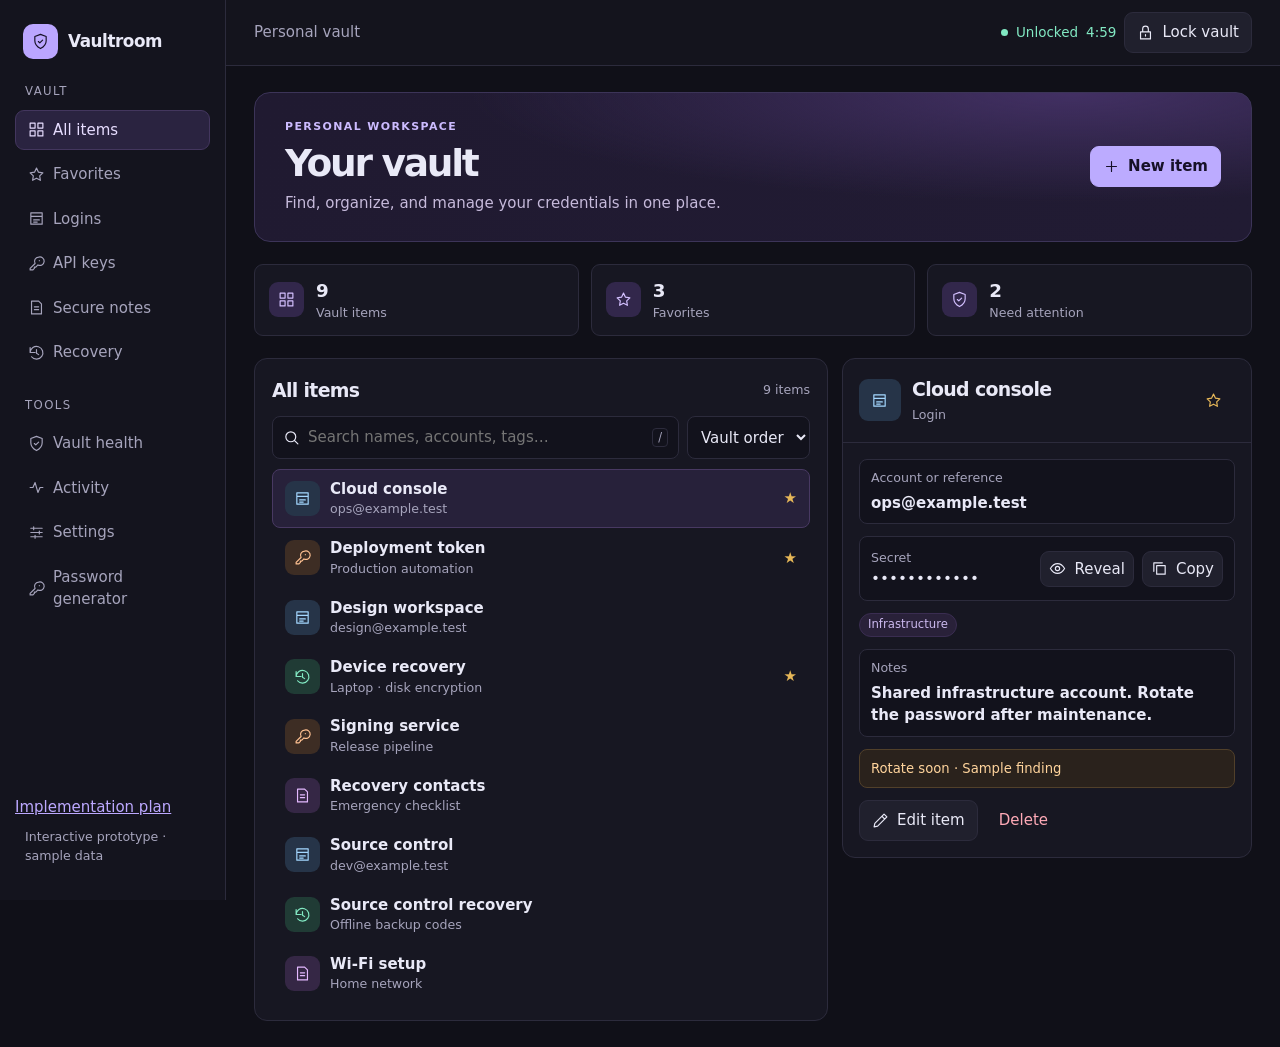
<file: mock/index.html>
<!doctype html>
<html lang="en">
<head>
<meta charset="utf-8"><meta name="viewport" content="width=device-width,initial-scale=1">
<title>Vaultroom • Password manager concept</title>
<link rel="stylesheet" href="style.css">
<script defer src="app.js"></script>
</head>
<body>
<div id="app"></div>
<dialog id="modal" aria-labelledby="dialog-title"></dialog>
<div id="toast" role="status" aria-live="polite"></div>
</body></html>
</file>
<file: mock/style.css>
:root{font:15px/1.5 'Inter',system-ui,sans-serif;color:#e9e9f7;background:#101018;color-scheme:dark;--surface:#171722;--line:#2c2b3c;--muted:#a6a4bc;--accent:#bca8ff;--mint:#82e9c3}
*{box-sizing:border-box}body{margin:0}button,input,select,textarea{font:inherit}button{cursor:pointer;color:inherit}button:disabled{cursor:default;opacity:.5}button:focus-visible,a:focus-visible,input:focus-visible,select:focus-visible,textarea:focus-visible{outline:2px solid var(--accent);outline-offset:3px}button,a,input,select,textarea{-webkit-tap-highlight-color:transparent}button{border:1px solid var(--line);background:#20202d;border-radius:9px;padding:8px 12px;display:inline-flex;gap:8px;align-items:center;justify-content:center}button:hover{background:#2c2940}button.primary{background:#bcabff;color:#171128;border-color:#bcabff;font-weight:750}button.primary:hover{background:#d4c8ff}button.ghost{background:none;border-color:transparent}button.danger{color:#ffaab7}a{color:var(--accent)}.icon{width:17px;height:17px;flex:none;vertical-align:middle}small,.muted{color:var(--muted)}small{font-size:.84rem}h1,h2,h3,p{margin:0}h1{font-size:2.5rem;line-height:1.1;letter-spacing:-.06em}h2{font-size:1.26rem;letter-spacing:-.035em}h3{font-size:1rem}.shell{display:grid;grid-template-columns:226px minmax(0,1fr);min-height:100vh}.side{background:#14141e;border-right:1px solid var(--line);padding:24px 15px;display:flex;flex-direction:column;gap:24px;position:sticky;top:0;height:100vh;overflow:auto}.brand{display:flex;gap:10px;align-items:center;padding:0 8px;font-weight:800;font-size:1.12rem;letter-spacing:-.025em}.mark{display:grid;place-items:center;width:35px;height:35px;border-radius:10px;background:#bba6ff;color:#161125}.side nav{display:grid;gap:4px}.nav-label{font-size:.78rem;letter-spacing:.12em;text-transform:uppercase;color:var(--muted);padding:0 10px 5px}.side button{justify-content:flex-start;background:none;border-color:transparent;color:var(--muted);text-align:left}.side button:hover,.side button.active{background:#2a2340;color:#e7ddff}.side button.active{border-color:#43365e}.side-bottom{margin-top:auto}.side-bottom small{display:block;padding:10px}.top{min-height:65px;display:flex;justify-content:space-between;align-items:center;gap:12px;padding:12px 28px;border-bottom:1px solid var(--line);background:#14141d}.top .status{display:flex;align-items:center;gap:8px;color:var(--mint);font-size:.9rem}.dot{width:7px;height:7px;border-radius:50%;background:var(--mint)}.wrap{max-width:1540px;margin:auto;padding:26px 28px}.hero{position:relative;overflow:hidden;display:flex;align-items:center;justify-content:space-between;gap:20px;padding:26px 30px;border:1px solid #3c3458;border-radius:16px;background:radial-gradient(ellipse at 82% 0%,#423063 0%,transparent 52%),linear-gradient(110deg,#201a31,#211b33);margin-bottom:22px}.hero p{color:#c6badb;margin-top:8px}.hero>*{position:relative}.eyebrow{color:#ccbbff;letter-spacing:.13em;font-size:.73rem;font-weight:800;text-transform:uppercase;display:block;margin-bottom:8px}.stats{display:grid;grid-template-columns:repeat(3,minmax(0,1fr));gap:12px;margin-bottom:22px}.stat{justify-content:flex-start;text-align:left;background:var(--surface);padding:12px 14px;gap:12px;min-width:0}.stat strong{display:block;font-size:1.22rem}.stat small{display:block}.tile{width:35px;height:35px;display:grid;place-items:center;border-radius:9px;background:#32274b;color:#d4c0ff;flex:none}.tile.login{background:#263448;color:#a4d7ff}.tile.key{background:#3d2d24;color:#ffc192}.tile.note{background:#352745;color:#e4b9ff}.tile.recovery{background:#203b35;color:var(--mint)}.workspace{display:grid;grid-template-columns:minmax(0,1.4fr) minmax(275px,1fr);gap:14px;align-items:start}.panel{background:var(--surface);border:1px solid var(--line);border-radius:13px;min-width:0}.pad{padding:17px}.bar{display:flex;align-items:center;justify-content:space-between;gap:10px}.controls{display:flex;gap:8px;margin:12px 0 10px}.search{display:flex;align-items:center;gap:8px;background:#12121c;border:1px solid var(--line);border-radius:8px;padding:0 10px;flex:1;min-width:0}.search input{border:0;background:none;padding:9px 0;width:100%;min-width:0}.search input:focus{outline:none}.search:focus-within{outline:2px solid var(--accent)}input,select,textarea{background:#12121c;color:inherit;border:1px solid var(--line);border-radius:8px;padding:9px;min-width:0}kbd{font:inherit;font-size:.76rem;color:var(--muted);border:1px solid var(--line);border-radius:4px;padding:0 5px}.list{list-style:none;margin:0;padding:0}.row{display:flex;width:100%;justify-content:flex-start;text-align:left;gap:10px;background:none;border-color:transparent;border-radius:8px;min-height:56px}.row.selected{background:#27213a;border-color:#483962}.row .text{flex:1;min-width:0}.row strong,.row small{display:block;overflow:hidden;text-overflow:ellipsis;white-space:nowrap}.highlight{color:#e6b758}.detail-head{padding:16px;border-bottom:1px solid var(--line)}.detail-head h2,.field b{overflow-wrap:anywhere}.identity{display:flex;gap:11px;align-items:center;min-width:0}.identity .tile{width:42px;height:42px}.detail-body{padding:16px;display:grid;gap:12px}.field{display:grid;gap:4px;background:#12121c;border:1px solid var(--line);border-radius:8px;padding:9px 11px;min-width:0}.field.secret{display:flex;justify-content:space-between;align-items:center;gap:4px;flex-wrap:wrap}.field.secret div{min-width:0}.field.secret b{display:block;font-family:monospace}.field button{padding:6px 8px}.chips{display:flex;gap:6px;flex-wrap:wrap}.chip{font-size:.78rem;color:#cbb9ee;background:#292139;border:1px solid #3a2d51;border-radius:20px;padding:2px 8px}.alert{border:1px solid #51402a;background:#2a221c;color:#ffd49c;border-radius:8px;padding:9px 11px;font-size:.88rem}.actions{display:flex;gap:8px;flex-wrap:wrap}.empty{padding:24px;color:var(--muted);text-align:center}.subpage{display:grid;gap:12px}.event{display:flex;align-items:start;gap:12px;padding:12px 0;border-bottom:1px solid var(--line)}.event:last-child{border:0}.event time{margin-left:auto;white-space:nowrap;color:var(--muted)}.locked{min-height:100vh;display:grid;place-items:center;padding:20px;background:radial-gradient(ellipse at 50% 35%,#34264d,transparent 65%)}.locked .panel{width:min(100%,420px);padding:28px;display:grid;gap:15px}dialog{color:inherit;background:#1a1926;border:1px solid #493c63;border-radius:15px;width:min(520px,calc(100% - 26px));max-height:90vh;padding:0}dialog::backdrop{background:#080811bc}.dialog-head{padding:14px 18px;border-bottom:1px solid var(--line)}.dialog-body{padding:17px 18px;display:grid;gap:12px}label{display:grid;gap:5px}label.check{display:flex;align-items:center;gap:8px}.form-grid{display:grid;grid-template-columns:1fr 1fr;gap:10px}.dialog-body textarea{resize:vertical;min-height:72px}.dialog-body pre{white-space:pre-wrap;overflow-wrap:anywhere;margin:0}.toast-show{position:fixed;bottom:18px;right:18px;max-width:calc(100% - 36px);background:#29213c;border:1px solid #564675;padding:10px 15px;border-radius:9px;z-index:5}
@media(max-width:1000px){.shell{grid-template-columns:185px minmax(0,1fr)}.wrap,.top{padding-left:16px;padding-right:16px}.workspace{grid-template-columns:minmax(0,1.15fr) minmax(250px,1fr)}}
@media(max-width:790px){.shell{display:block}.side{position:static;height:auto;padding:10px 14px;gap:7px;border-right:0;border-bottom:1px solid var(--line)}.side nav{display:flex;overflow:auto}.side nav button{white-space:nowrap}.side .nav-label,.side-bottom{display:none}.workspace{grid-template-columns:1fr}.hero{padding:18px}.hero h1{font-size:2rem}}
@media(max-width:460px){.wrap{padding:15px 10px}.top{padding:10px}.top .status>span:nth-child(2),.stat .tile,kbd{display:none}.hero{align-items:flex-start;flex-direction:column;gap:12px}.stats{gap:6px}.stat{padding:8px}.stat small{font-size:.75rem}.controls select{max-width:98px}}
</file>
